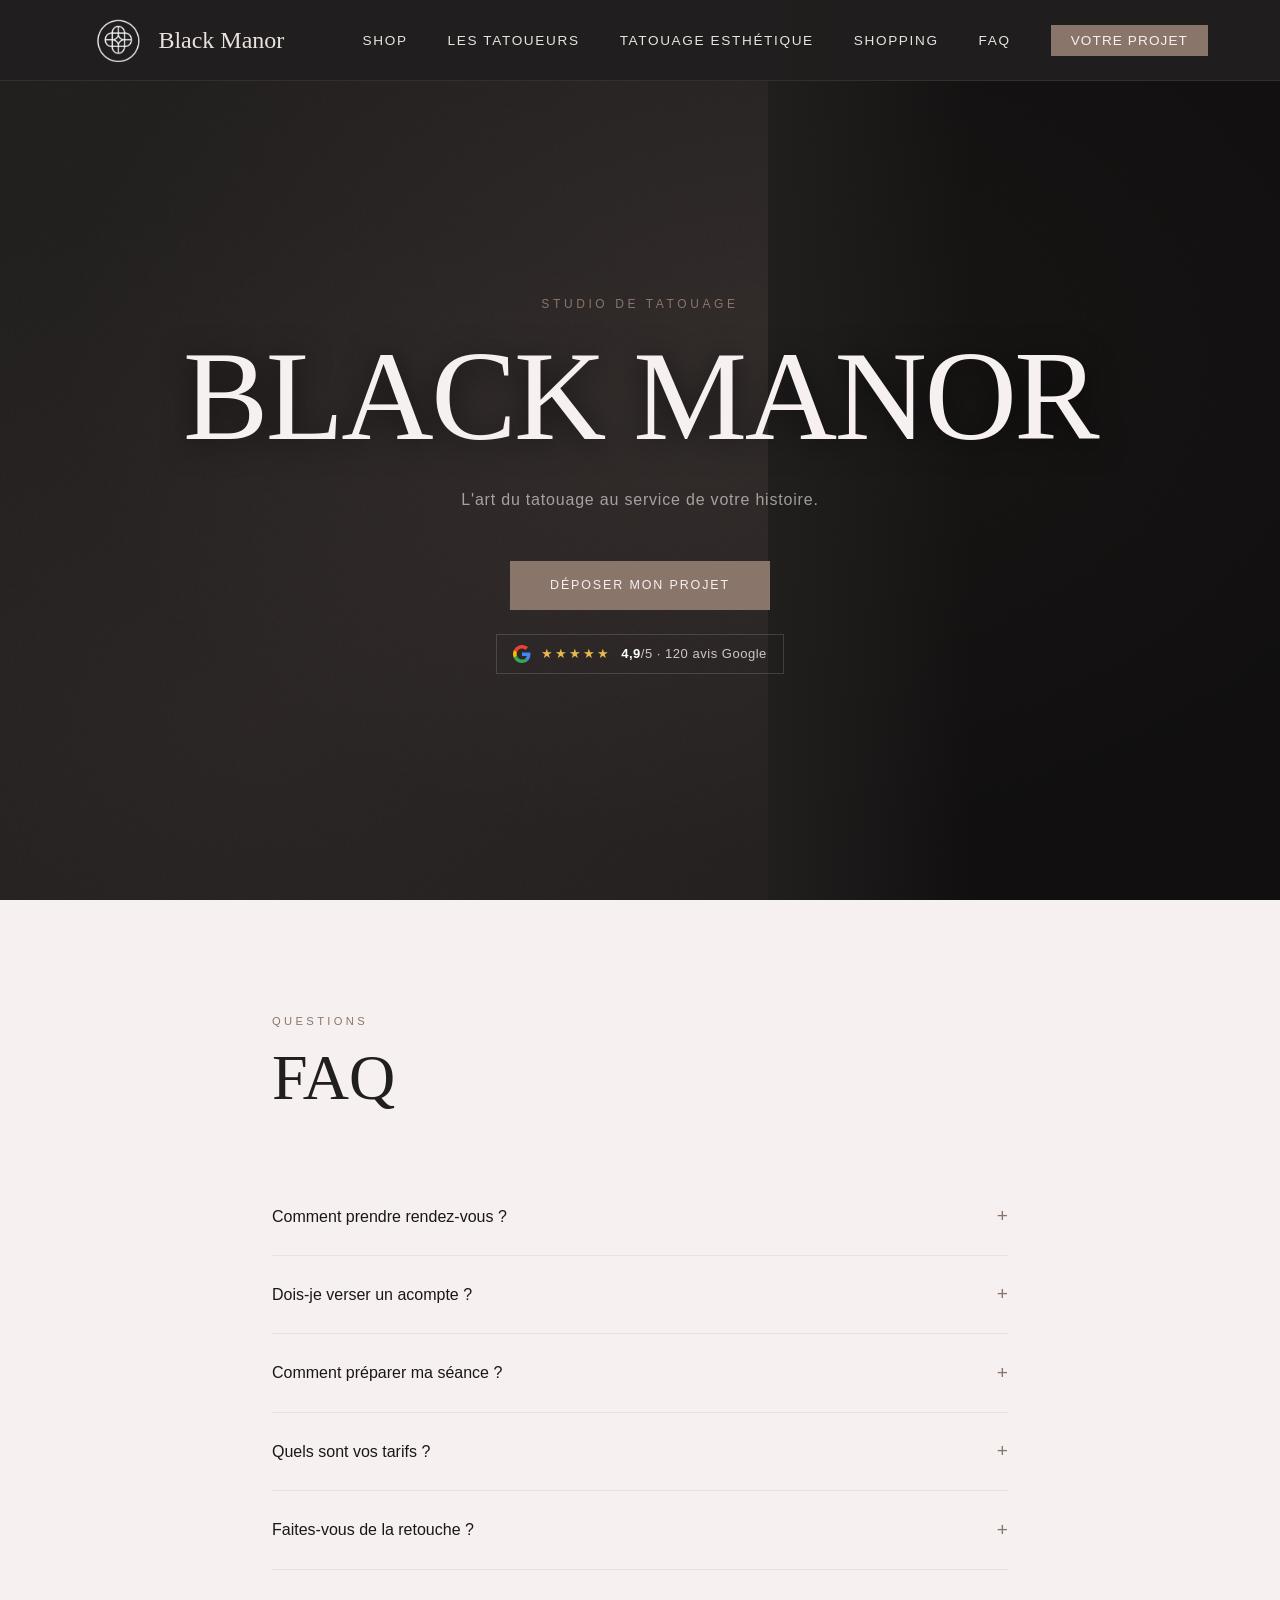
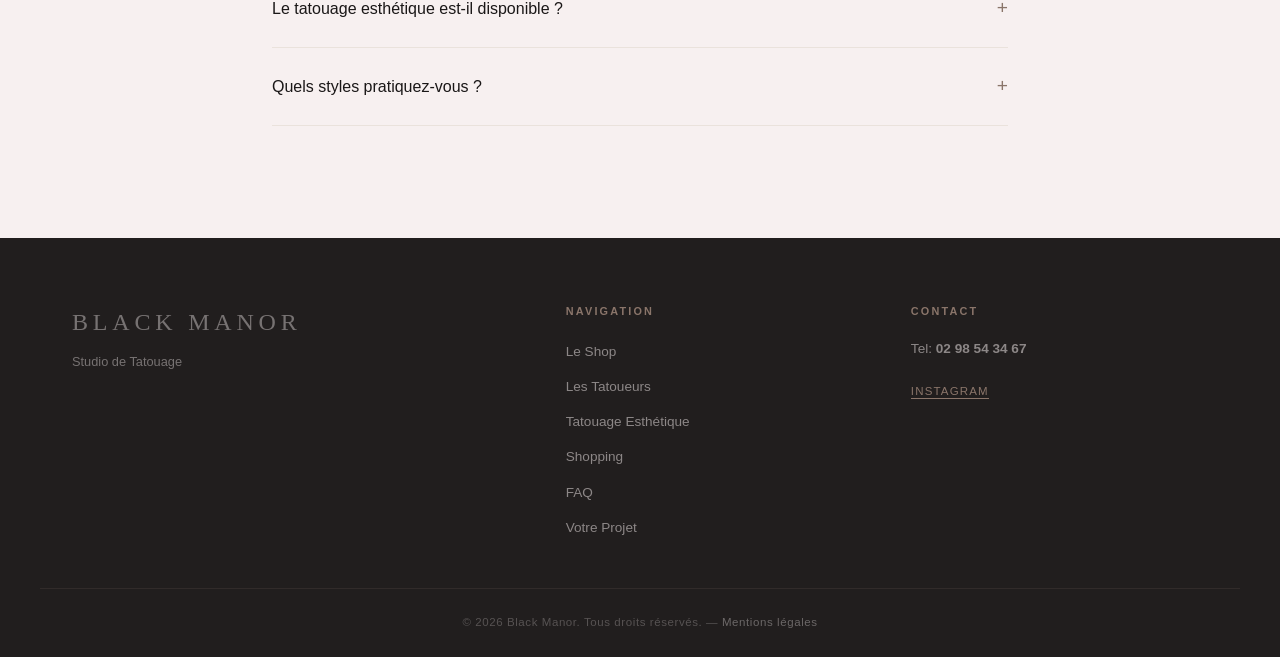
<file: index.html>
<!doctype html>
<html lang="fr">
  <head>
    <meta charset="UTF-8" />
    <meta name="viewport" content="width=device-width, initial-scale=1.0" />
    <title>Black Manor — Studio de Tatouage</title>
    <link rel="stylesheet" href="css/accueil.css" />
    <link rel="stylesheet" href="css/rating_index.css" />
    <link rel="stylesheet" href="css/faq.css" />
  </head>
  <body>
    <!-- NAVIGATION -->
    <header class="site-header">
      <nav class="navbar">
        <a href="#" class="logo">
          <img src="img/logo_tattoo.png" alt="logo" />
          <span>Black Manor</span>
        </a>
        <button class="burger" id="burger" aria-label="Menu">
          <span></span><span></span><span></span>
        </button>
        <ul class="nav-links" id="navLinks">
          <li><a href="pages/shop.html">Shop</a></li>
          <li>
            <a href="pages/artistes.html"
              >Les Tatoueurs <span class="arrow"></span
            ></a>
          </li>
          <li>
            <a href="pages/tats_esthetique.html"
              >Tatouage Esthétique <span class="arrow"></span
            ></a>
          </li>
          <li><a href="pages/shopping.html">Shopping</a></li>
          <li><a href="pages/faq.html">FAQ</a></li>
          <li>
            <a
              href="https://docs.google.com/forms/d/15QUQzQfMN9fujczWWhRgRu3iLxSu_pU35bTiFHL40kU/viewform
"
              class="nav-cta"
              >Votre Projet</a
            >
          </li>
        </ul>
      </nav>
    </header>

    <!-- HERO -->
    <section class="hero">
      <div class="hero-bg"></div>
      <div class="hero-image">
        <img src="/img/img_ex.png" alt="Tatouage Black Manor" />
      </div>
      <div class="hero-content">
        <p class="hero-sub">Studio de Tatouage</p>
        <h1 class="hero-title">BLACK MANOR</h1>
        <p class="hero-tagline">
          L'art du tatouage au service de votre histoire.
        </p>
        <a
          href="https://docs.google.com/forms/d/15QUQzQfMN9fujczWWhRgRu3iLxSu_pU35bTiFHL40kU/viewform"
          class="btn-primary"
          >Déposer mon projet</a
        >

        <div class="google-rating-wrap"></div>
        <!-- NOTE GOOGLE -->
        <a
          href="pages/shop.html"
          class="google-rating"
          aria-label="Note Google : 4,9 sur 5, 120 avis"
        >
          <svg viewBox="0 0 48 48" width="18" height="18" aria-hidden="true">
            <path
              fill="#EA4335"
              d="M24 9.5c3.5 0 6.6 1.2 9.1 3.6l6.8-6.8C35.9 2.4 30.4 0 24 0 14.6 0 6.5 5.4 2.6 13.2l7.9 6.1C12.4 13.6 17.7 9.5 24 9.5z"
            />
            <path
              fill="#4285F4"
              d="M46.5 24.5c0-1.6-.1-3.1-.4-4.5H24v9h12.7c-.6 3-2.3 5.5-4.8 7.2l7.5 5.8c4.4-4.1 7.1-10.1 7.1-17.5z"
            />
            <path
              fill="#FBBC05"
              d="M10.5 28.7c-.5-1.5-.8-3-.8-4.7s.3-3.2.8-4.7l-7.9-6.1C.9 16.5 0 20.1 0 24s.9 7.5 2.6 10.8l7.9-6.1z"
            />
            <path
              fill="#34A853"
              d="M24 48c6.5 0 11.9-2.1 15.9-5.8l-7.5-5.8c-2.1 1.4-4.8 2.3-8.4 2.3-6.3 0-11.6-4.1-13.5-9.8l-7.9 6.1C6.5 42.6 14.6 48 24 48z"
            />
          </svg>
          <span class="stars" aria-hidden="true">★★★★★</span>
          <span class="score"><strong>4,9</strong>/5 · 120 avis Google</span>
        </a>
      </div>
    </section>
    <!-- FAQ -->
    <section class="section" id="faq">
      <div class="container container-narrow">
        <div class="section-header">
          <span class="label">Questions</span>
          <h2>FAQ</h2>
        </div>
        <div class="faq-list">
          <details class="faq-item">
            <summary>Comment prendre rendez-vous ?</summary>
            <p>
              Pour prendre rendez-vous, remplissez notre formulaire projet sur
              le lien "Votre Projet".
            </p>
          </details>

          <details class="faq-item">
            <summary>Dois-je verser un acompte ?</summary>
            <p>
              Oui, un acompte est demandé lors de la confirmation du rendez-vous
              pour sécuriser votre créneau. Cet acompte est déduit du prix total
              de votre tatouage.
            </p>
          </details>

          <details class="faq-item">
            <summary>Comment préparer ma séance ?</summary>
            <p>
              Mangez bien avant votre séance, hydratez-vous, portez des
              vêtements confortables permettant l'accès à la zone à tatouer.
              Évitez l'alcool 24h avant.
            </p>
          </details>

          <details class="faq-item">
            <summary>Quels sont vos tarifs ?</summary>
            <p>
              Les tarifs varient selon la taille, la complexité et l'artiste
              choisi. Contactez-nous via le formulaire projet pour obtenir une
              estimation personnalisée. (Prix Minimum 90e retouche incluse)
            </p>
          </details>

          <details class="faq-item">
            <summary>Faites-vous de la retouche ?</summary>
            <p>
              Oui, une retouche gratuite est incluse dans les 3 mois suivant
              votre séance, sous réserve que les soins post-tatouage aient été
              respectés.
            </p>
          </details>

          <details class="faq-item">
            <summary>Le tatouage esthétique est-il disponible ?</summary>
            <p>
              Nos prestations esthétiques (Candy Lips, Taches de Rousseur,
              Grains de Beauté) seront disponibles prochainement. suivez-nous
              sur Instagram pour être informé(e) en avant-première.
            </p>
          </details>

          <details class="faq-item">
            <summary>Quels styles pratiquez-vous ?</summary>
            <p>
              Nous sommes polyvalent spécialisés en Fine Line, Black Work,
              Japonais, Réalisme,Pop Culture et projets personnalisés. Nos
              artistes sont ouverts à de nombreux styles — partagez-nous votre
              vision dans le formulaire projet.
            </p>
          </details>
        </div>
      </div>
    </section>

    <!-- FOOTER -->
    <footer class="site-footer">
      <div class="container footer-grid">
        <div class="footer-brand">
          <p class="logo-text">BLACK MANOR</p>
          <p>Studio de Tatouage</p>
        </div>
        <div class="footer-links">
          <h4>Navigation</h4>
          <ul>
            <li><a href="pages/shop.html">Le Shop</a></li>
            <li><a href="pages/artistes.html">Les Tatoueurs</a></li>
            <li>
              <a href="pages/tats_esthetique.html">Tatouage Esthétique</a>
            </li>
            <li><a href="pages/shopping.html">Shopping</a></li>
            <li><a href="pages/faq.html">FAQ</a></li>
            <li>
              <a
                href="https://docs.google.com/forms/d/15QUQzQfMN9fujczWWhRgRu3iLxSu_pU35bTiFHL40kU/viewform"
                >Votre Projet</a
              >
            </li>
          </ul>
        </div>
        <div class="footer-contact">
          <h4>Contact</h4>
          <p>
            <a>Tel: <strong>02 98 54 34 67</strong></a>
          </p>
          <div class="social-links">
            <a
              href="https://instagram.com/blackmanorttt"
              target="_blank"
              rel="noopener"
              >Instagram</a
            >
          </div>
        </div>
      </div>
      <div class="footer-bottom">
        <p>
          &copy; 2026 Black Manor. Tous droits réservés. —
          <a href="">Mentions légales</a>
        </p>
      </div>
    </footer>

    <script src="/js/main.js"></script>
  </body>
</html>
</file>
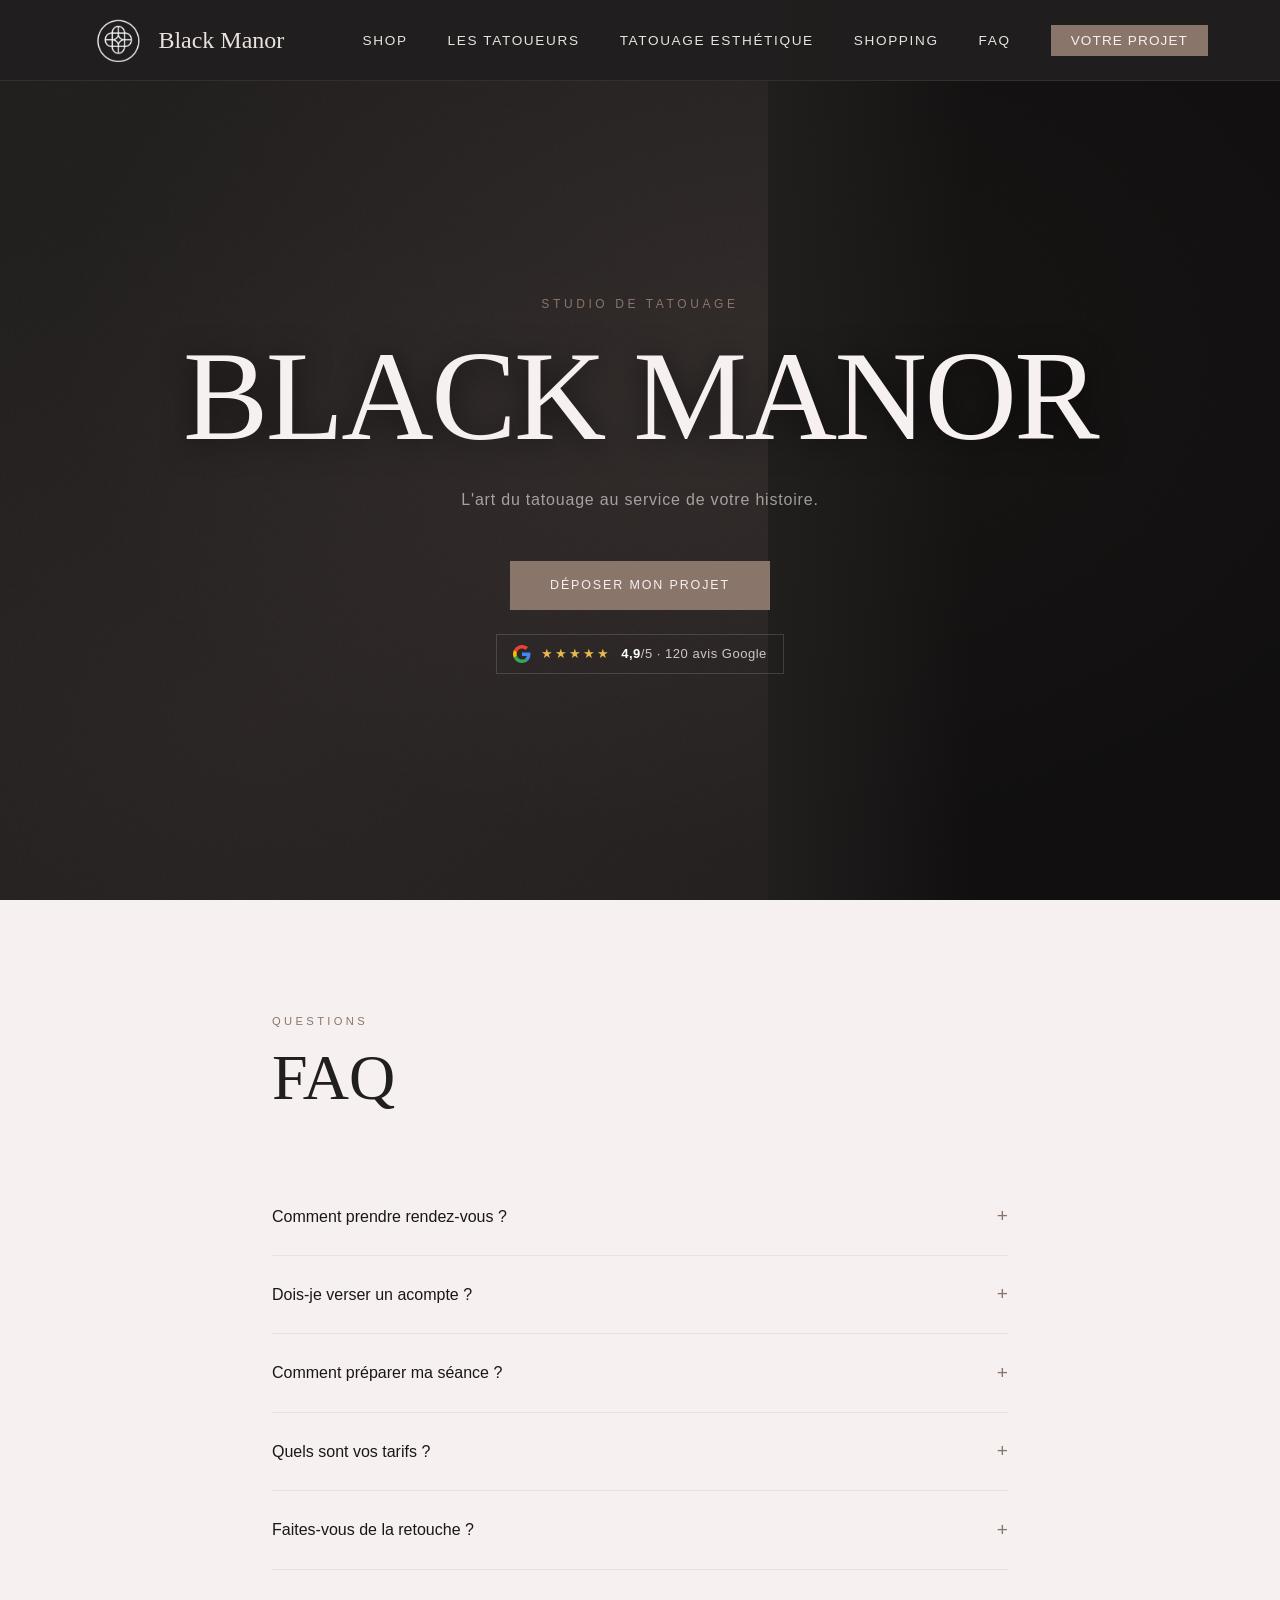
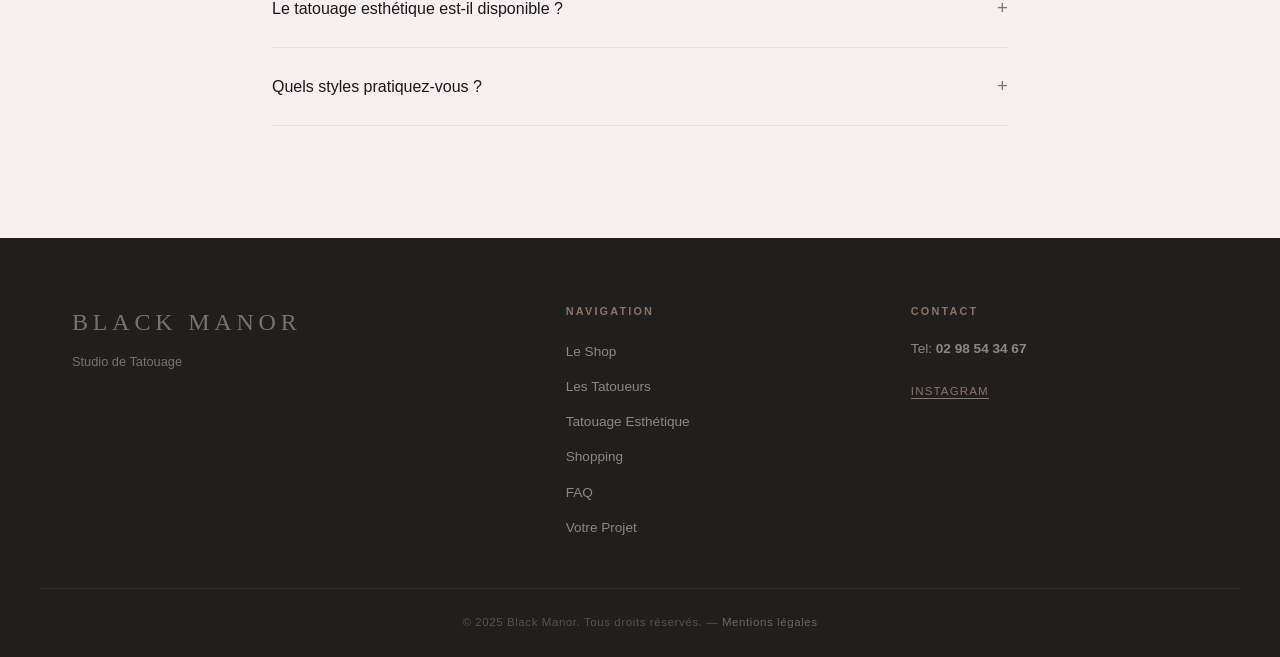
<file: pages/index.html>
<!doctype html>
<html lang="fr">
  <head>
    <meta charset="UTF-8" />
    <meta name="viewport" content="width=device-width, initial-scale=1.0" />
    <title>Black Manor — Studio de Tatouage</title>
    <link rel="stylesheet" href="../css/accueil.css" />
    <link rel="stylesheet" href="../css/rating_index.css" />
    <link rel="stylesheet" href="../css/faq.css" />
  </head>
  <body>
    <!-- NAVIGATION -->
    <header class="site-header">
      <nav class="navbar">
        <a href="#" class="logo">
          <img src="../img/logo_tattoo.png" alt="logo" />
          <span>Black Manor</span>
        </a>
        <button class="burger" id="burger" aria-label="Menu">
          <span></span><span></span><span></span>
        </button>
        <ul class="nav-links" id="navLinks">
          <li><a href="shop.html">Shop</a></li>
          <li>
            <a href="artistes.html"
              >Les Tatoueurs <span class="arrow"></span
            ></a>
          </li>
          <li>
            <a href="tats_esthetique.html"
              >Tatouage Esthétique <span class="arrow"></span
            ></a>
          </li>
          <li><a href="shopping.html">Shopping</a></li>
          <li><a href="faq.html">FAQ</a></li>
          <li>
            <a
              href="https://docs.google.com/forms/d/15QUQzQfMN9fujczWWhRgRu3iLxSu_pU35bTiFHL40kU/viewform
"
              class="nav-cta"
              >Votre Projet</a
            >
          </li>
        </ul>
      </nav>
    </header>

    <!-- HERO -->
    <section class="hero">
      <div class="hero-bg"></div>
      <div class="hero-image">
        <img src="../img/img_ex.png" alt="Tatouage Black Manor" />
      </div>
      <div class="hero-content">
        <p class="hero-sub">Studio de Tatouage</p>
        <h1 class="hero-title">BLACK MANOR</h1>
        <p class="hero-tagline">
          L'art du tatouage au service de votre histoire.
        </p>
        <a
          href="https://docs.google.com/forms/d/15QUQzQfMN9fujczWWhRgRu3iLxSu_pU35bTiFHL40kU/viewform"
          class="btn-primary"
          >Déposer mon projet</a
        >

        <div class="google-rating-wrap"></div>
        <!-- NOTE GOOGLE -->
        <a
          href="shop.html"
          class="google-rating"
          aria-label="Note Google : 4,9 sur 5, 120 avis"
        >
          <svg viewBox="0 0 48 48" width="18" height="18" aria-hidden="true">
            <path
              fill="#EA4335"
              d="M24 9.5c3.5 0 6.6 1.2 9.1 3.6l6.8-6.8C35.9 2.4 30.4 0 24 0 14.6 0 6.5 5.4 2.6 13.2l7.9 6.1C12.4 13.6 17.7 9.5 24 9.5z"
            />
            <path
              fill="#4285F4"
              d="M46.5 24.5c0-1.6-.1-3.1-.4-4.5H24v9h12.7c-.6 3-2.3 5.5-4.8 7.2l7.5 5.8c4.4-4.1 7.1-10.1 7.1-17.5z"
            />
            <path
              fill="#FBBC05"
              d="M10.5 28.7c-.5-1.5-.8-3-.8-4.7s.3-3.2.8-4.7l-7.9-6.1C.9 16.5 0 20.1 0 24s.9 7.5 2.6 10.8l7.9-6.1z"
            />
            <path
              fill="#34A853"
              d="M24 48c6.5 0 11.9-2.1 15.9-5.8l-7.5-5.8c-2.1 1.4-4.8 2.3-8.4 2.3-6.3 0-11.6-4.1-13.5-9.8l-7.9 6.1C6.5 42.6 14.6 48 24 48z"
            />
          </svg>
          <span class="stars" aria-hidden="true">★★★★★</span>
          <span class="score"><strong>4,9</strong>/5 · 120 avis Google</span>
        </a>
      </div>
    </section>
    <!-- FAQ -->
    <section class="section" id="faq">
      <div class="container container-narrow">
        <div class="section-header">
          <span class="label">Questions</span>
          <h2>FAQ</h2>
        </div>
        <div class="faq-list">
          <details class="faq-item">
            <summary>Comment prendre rendez-vous ?</summary>
            <p>
              Pour prendre rendez-vous, remplissez notre formulaire projet sur
              le lien "Votre Projet".
            </p>
          </details>

          <details class="faq-item">
            <summary>Dois-je verser un acompte ?</summary>
            <p>
              Oui, un acompte est demandé lors de la confirmation du rendez-vous
              pour sécuriser votre créneau. Cet acompte est déduit du prix total
              de votre tatouage.
            </p>
          </details>

          <details class="faq-item">
            <summary>Comment préparer ma séance ?</summary>
            <p>
              Mangez bien avant votre séance, hydratez-vous, portez des
              vêtements confortables permettant l'accès à la zone à tatouer.
              Évitez l'alcool 24h avant.
            </p>
          </details>

          <details class="faq-item">
            <summary>Quels sont vos tarifs ?</summary>
            <p>
              Les tarifs varient selon la taille, la complexité et l'artiste
              choisi. Contactez-nous via le formulaire projet pour obtenir une
              estimation personnalisée. (Prix Minimum 90e retouche incluse)
            </p>
          </details>

          <details class="faq-item">
            <summary>Faites-vous de la retouche ?</summary>
            <p>
              Oui, une retouche gratuite est incluse dans les 3 mois suivant
              votre séance, sous réserve que les soins post-tatouage aient été
              respectés.
            </p>
          </details>

          <details class="faq-item">
            <summary>Le tatouage esthétique est-il disponible ?</summary>
            <p>
              Nos prestations esthétiques (Candy Lips, Taches de Rousseur,
              Grains de Beauté) seront disponibles prochainement. suivez-nous
              sur Instagram pour être informé(e) en avant-première.
            </p>
          </details>

          <details class="faq-item">
            <summary>Quels styles pratiquez-vous ?</summary>
            <p>
              Nous sommes polyvalent spécialisés en Fine Line, Black Work,
              Japonais, Réalisme,Pop Culture et projets personnalisés. Nos
              artistes sont ouverts à de nombreux styles — partagez-nous votre
              vision dans le formulaire projet.
            </p>
          </details>
        </div>
      </div>
    </section>

    <!-- FOOTER -->
    <footer class="site-footer">
      <div class="container footer-grid">
        <div class="footer-brand">
          <p class="logo-text">BLACK MANOR</p>
          <p>Studio de Tatouage</p>
        </div>
        <div class="footer-links">
          <h4>Navigation</h4>
          <ul>
            <li><a href="shop.html">Le Shop</a></li>
            <li><a href="artistes.html">Les Tatoueurs</a></li>
            <li><a href="#esthetique">Tatouage Esthétique</a></li>
            <li><a href="#shopping">Shopping</a></li>
            <li><a href="#faq">FAQ</a></li>
            <li>
              <a
                href="https://docs.google.com/forms/d/15QUQzQfMN9fujczWWhRgRu3iLxSu_pU35bTiFHL40kU/viewform"
                >Votre Projet</a
              >
            </li>
          </ul>
        </div>
        <div class="footer-contact">
          <h4>Contact</h4>
          <p>
            <a>Tel: <strong>02 98 54 34 67</strong></a>
          </p>
          <div class="social-links">
            <a
              href="https://instagram.com/blackmanorttt"
              target="_blank"
              rel="noopener"
              >Instagram</a
            >
          </div>
        </div>
      </div>
      <div class="footer-bottom">
        <p>
          &copy; 2025 Black Manor. Tous droits réservés. —
          <a href="">Mentions légales</a>
        </p>
      </div>
    </footer>

    <script src="../js/main.js"></script>
  </body>
</html>
</file>
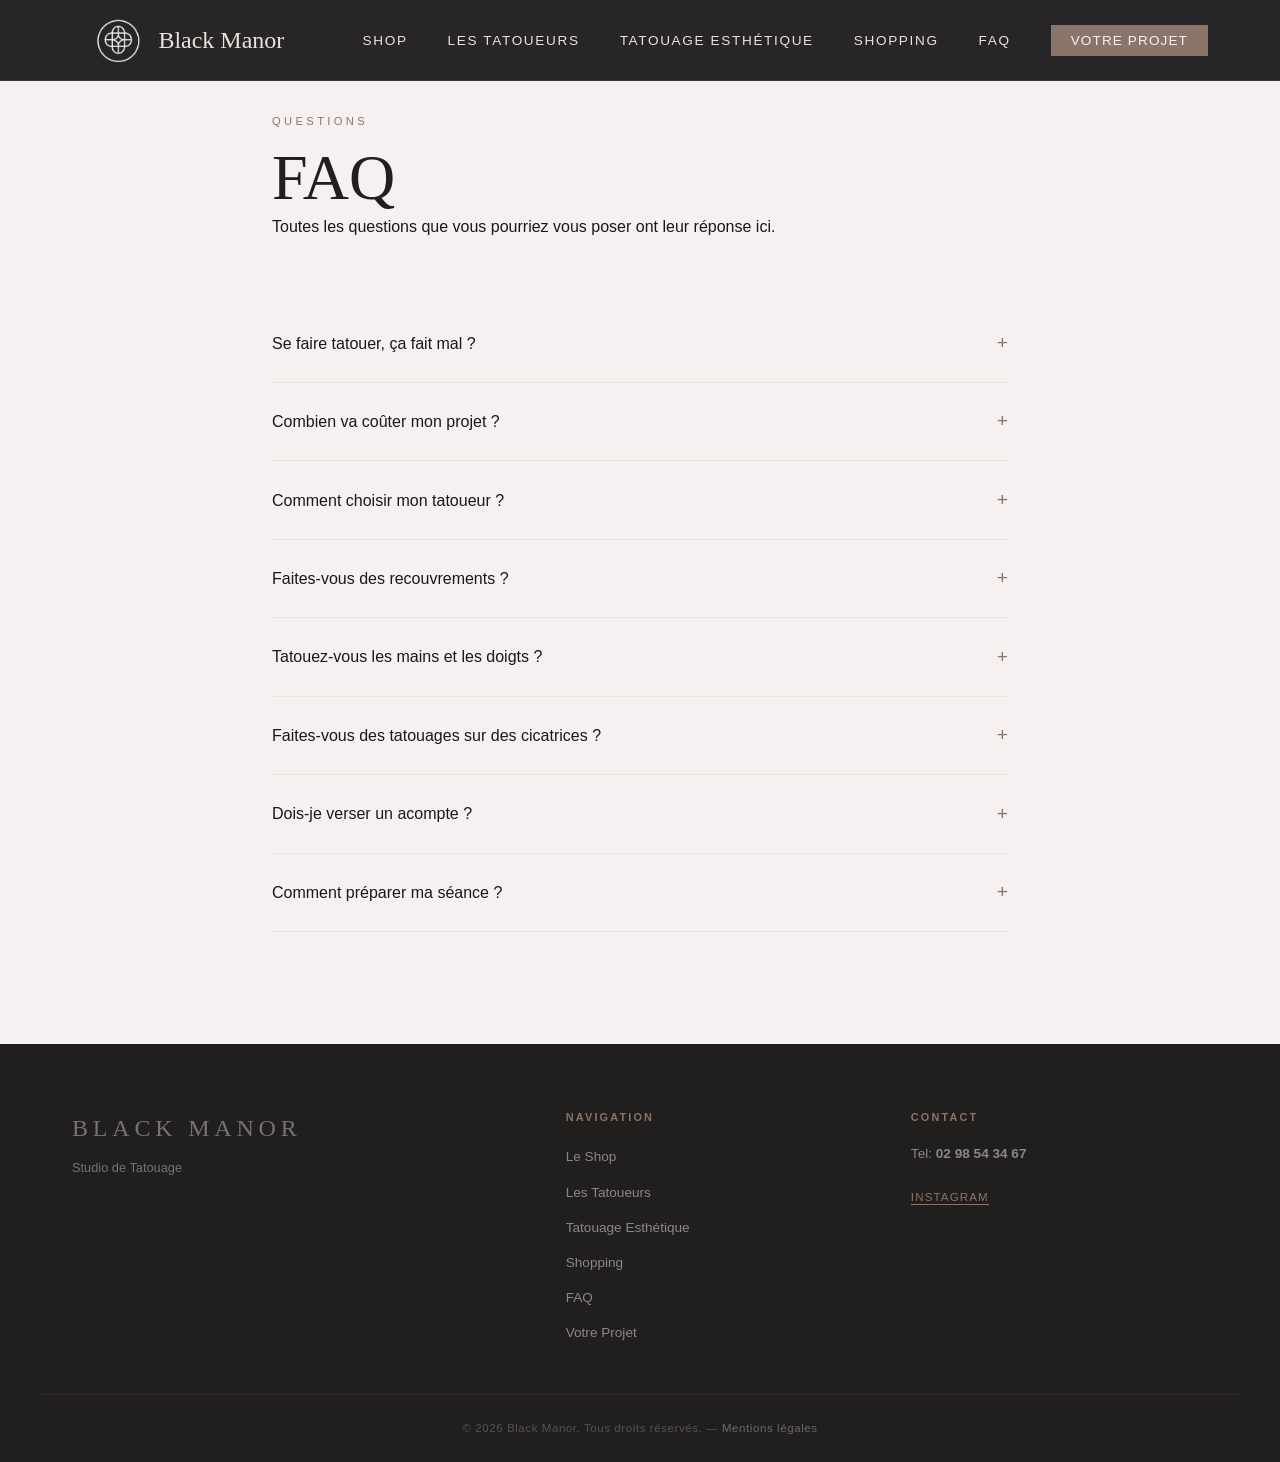
<file: pages/faq.html>
<!doctype html>
<html lang="en">
  <head>
    <meta charset="UTF-8" />
    <meta name="viewport" content="width=device-width, initial-scale=1.0" />
    <title>Shop</title>
    <link rel="stylesheet" href="../css/accueil.css" />
    <link rel="stylesheet" href="../css/faq.css" />
  </head>
  <body>
    <!-- NAVIGATION -->
    <header class="site-header">
      <nav class="navbar">
        <a href="../index.html" class="logo">
          <img src="../img/logo_tattoo.png" alt="logo" />
          <span>Black Manor</span>
        </a>
        <button class="burger" id="burger" aria-label="Menu">
          <span></span><span></span><span></span>
        </button>
        <ul class="nav-links" id="navLinks">
          <li><a href="shop.html">Shop</a></li>
         <li>
            <a href="artistes.html"
              >Les Tatoueurs <span class="arrow"></span
            ></a>
          </li>
          <li>
            <a href="tats_esthetique.html"
              >Tatouage Esthétique <span class="arrow"></span
            ></a>
          </li>
            
          </li>
          <li><a href="shopping.html">Shopping</a></li>
          <li><a href="faq.html">FAQ</a></li>
          <li><a href="https://docs.google.com/forms/d/15QUQzQfMN9fujczWWhRgRu3iLxSu_pU35bTiFHL40kU/viewform" class="nav-cta">Votre Projet</a></li>
        </ul>
      </nav>
    </header>
    <!-- FAQ -->
    <section class="section" id="faq">
      <div class="container container-narrow">
        <div class="section-header">
          <span class="label">Questions</span>
          <h2>FAQ</h2>
          <p>
            Toutes les questions que vous pourriez vous poser ont leur réponse
            ici.
          </p>
        </div>

        <div class="faq-list">
          <details class="faq-item">
            <summary>Se faire tatouer, ça fait mal ?</summary>
            <p>
              Oui… et non. Tout dépend de la zone tatouée et de votre
              sensibilité. Certaines zones sont plus douloureuses que d’autres,
              mais nos artistes font toujours le maximum pour que la séance se
              déroule dans les meilleures conditions.
            </p>
          </details>

          <details class="faq-item">
            <summary>Combien va coûter mon projet ?</summary>
            <p>
              Les tarifs varient selon la taille, la complexité et l'artiste
              choisi. Contactez-nous via le formulaire projet pour obtenir une
              estimation personnalisée. (Prix Minimum 90e retouche incluse)
            </p>
          </details>

          <details class="faq-item">
            <summary>Comment choisir mon tatoueur ?</summary>
            <p>
              Chaque artiste possède son propre univers et ses spécialités.
              Prenez le temps de découvrir leurs portfolios afin de choisir
              celui dont le style correspond le mieux à votre projet.
            </p>
          </details>

          <details class="faq-item">
            <summary>Faites-vous des recouvrements ?</summary>
            <p>
              Oui, nous réalisons des cover tattoos selon le tatouage existant
              et le projet souhaité. Une étude sera réalisée par l’artiste afin
              de vérifier la faisabilité du recouvrement.
            </p>
          </details>

          <details class="faq-item">
            <summary>Tatouez-vous les mains et les doigts ?</summary>
            <p>
              Oui, mais uniquement selon certains critères. Les tatouages sur
              les mains et les doigts vieillissent différemment et nécessitent
              parfois des retouches.
            </p>
          </details>

          <details class="faq-item">
            <summary>Faites-vous des tatouages sur des cicatrices ?</summary>
            <p>
              Dans certains cas, oui. La cicatrice doit être correctement
              cicatrisée et examinée par l’artiste avant toute validation du
              projet.
            </p>
          </details>

          <details class="faq-item">
            <summary>Dois-je verser un acompte ?</summary>
            <p>
              Oui, un acompte est demandé lors de la confirmation du rendez-vous
              pour sécuriser votre créneau. Cet acompte est déduit du prix total
              de votre tatouage.
            </p>
          </details>

          <details class="faq-item">
            <summary>Comment préparer ma séance ?</summary>
            <p>
              Mangez bien avant votre séance, hydratez-vous, portez des vêtements confortables permettant l'accès à la zone à tatouer. Évitez l'alcool 24h avant.
            </p>
          </details>
        </div>
      </div>
    </section>
    <!-- FOOTER -->
    <footer class="site-footer">
      <div class="container footer-grid">
        <div class="footer-brand">
          <p class="logo-text">BLACK MANOR</p>
          <p>Studio de Tatouage</p>
        </div>
        <div class="footer-links">
          <h4>Navigation</h4>
          <ul>
            <li><a href="pages/shop.html">Le Shop</a></li>
            <li><a href="pages/artistes.html">Les Tatoueurs</a></li>
            <li>
              <a href="pages/tats_esthetique.html">Tatouage Esthétique</a>
            </li>
            <li><a href="pages/shopping.html">Shopping</a></li>
            <li><a href="pages/faq.html">FAQ</a></li>
            <li>
              <a
                href="https://docs.google.com/forms/d/15QUQzQfMN9fujczWWhRgRu3iLxSu_pU35bTiFHL40kU/viewform"
                >Votre Projet</a
              >
            </li>
          </ul>
        </div>
        <div class="footer-contact">
          <h4>Contact</h4>
          <p>
            <a>Tel: <strong>02 98 54 34 67</strong></a>
          </p>
          <div class="social-links">
            <a
              href="https://instagram.com/blackmanorttt"
              target="_blank"
              rel="noopener"
              >Instagram</a
            >
          </div>
        </div>
      </div>
      <div class="footer-bottom">
        <p>
          &copy; 2026 Black Manor. Tous droits réservés. —
          <a href="">Mentions légales</a>
        </p>
      </div>
    </footer>
       <script src="../js/main.js"></script>
  </body>
</html>
</file>
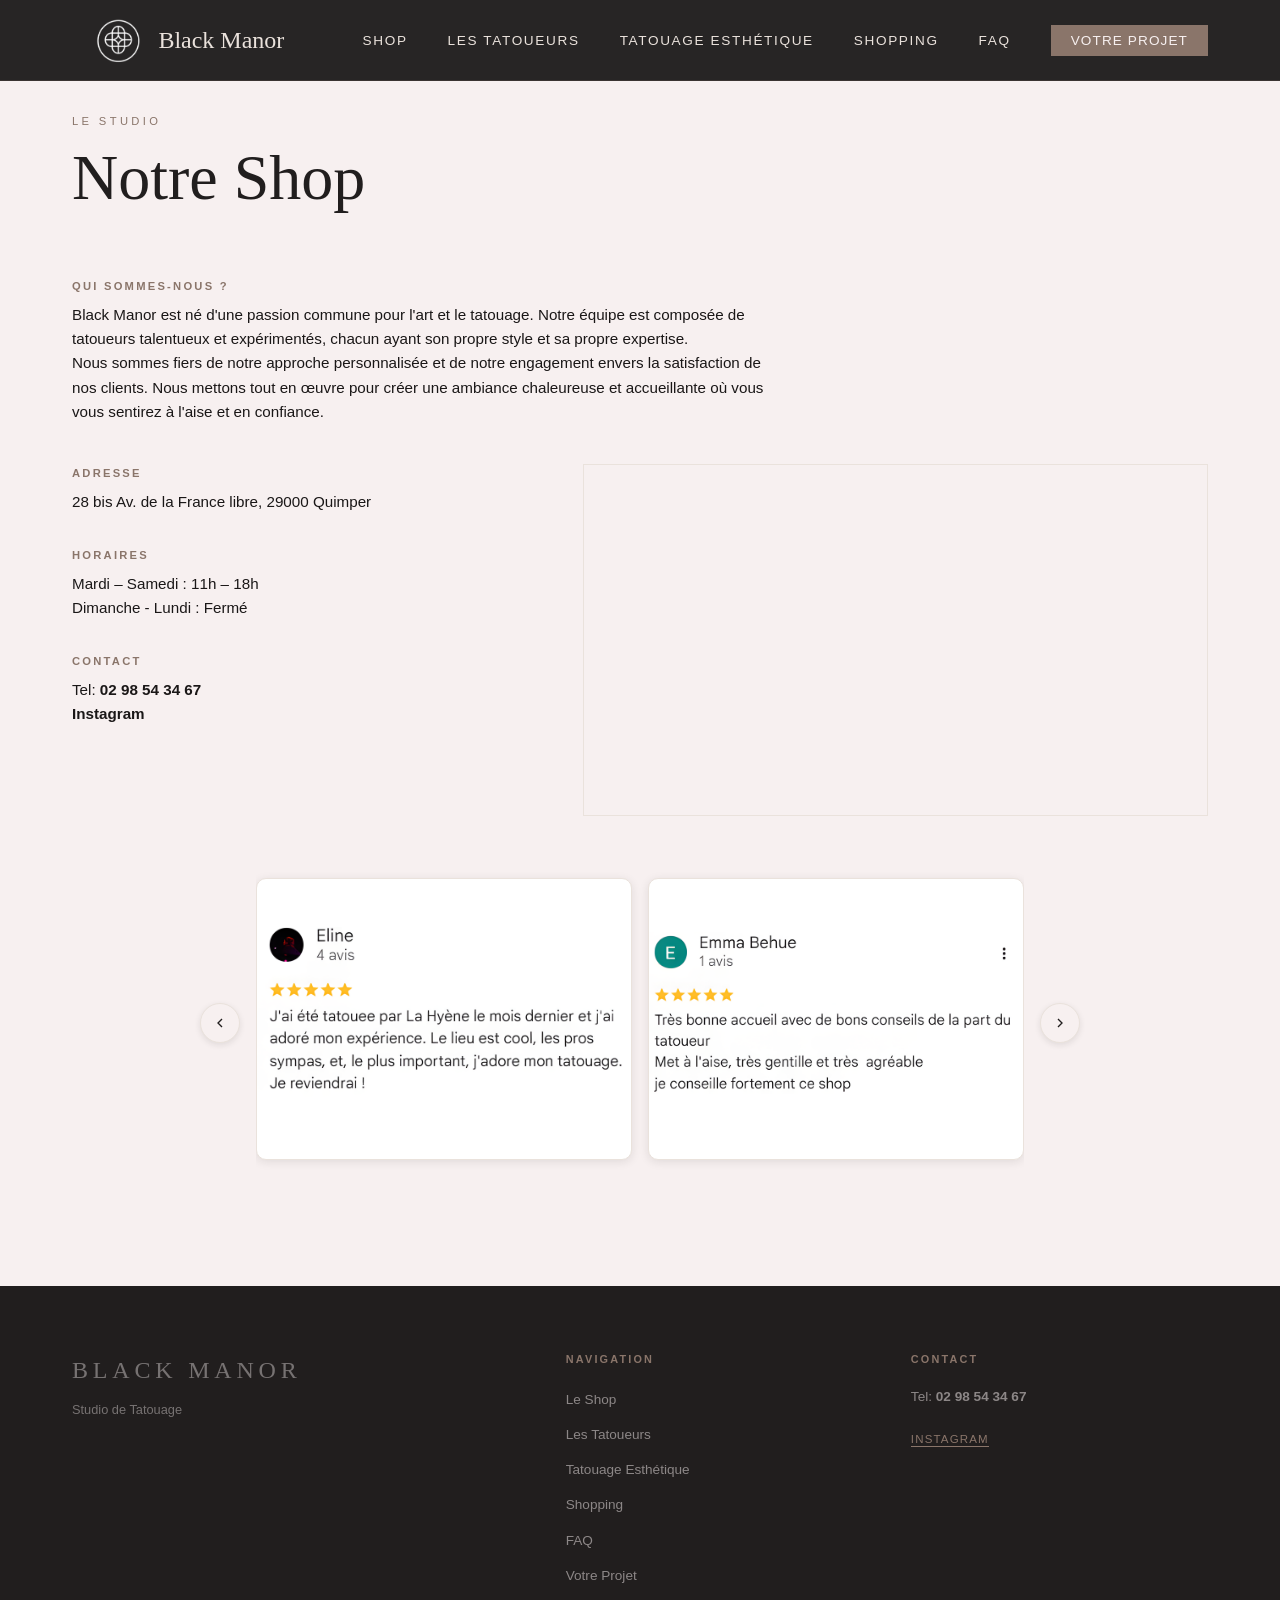
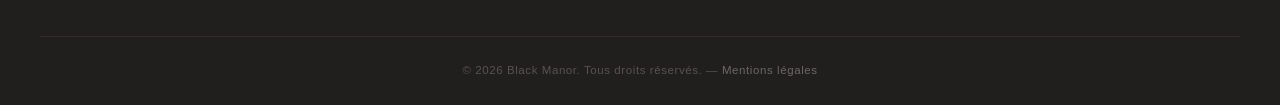
<file: pages/shop.html>
<!doctype html>
<html lang="en">
  <head>
    <meta charset="UTF-8" />
    <meta name="viewport" content="width=device-width, initial-scale=1.0" />
    <title>Shop</title>
    <link rel="stylesheet" href="../css/accueil.css" />
    <link rel="stylesheet" href="../css/shop.css" />
    

  </head>
  <body>
    <!-- NAVIGATION -->
    <header class="site-header">
      <nav class="navbar">
        <a href="../index.html" class="logo">
          <img src="../img/logo_tattoo.png" alt="logo" />
          <span>Black Manor</span>
        </a>
        <button class="burger" id="burger" aria-label="Menu">
          <span></span><span></span><span></span>
        </button>
        <ul class="nav-links" id="navLinks">
          <li><a href="shop.html">Shop</a></li>
         <li>
            <a href="artistes.html"
              >Les Tatoueurs <span class="arrow"></span
            ></a>
          </li>
          <li>
            <a href="tats_esthetique.html"
              >Tatouage Esthétique <span class="arrow"></span
            ></a>
          </li>
          </li>
          <li><a href="shopping.html">Shopping</a></li>
          <li><a href="faq.html">FAQ</a></li>
          <li><a href="https://docs.google.com/forms/d/15QUQzQfMN9fujczWWhRgRu3iLxSu_pU35bTiFHL40kU/viewform" class="nav-cta">Votre Projet</a></li>
        </ul>
      </nav>
    </header>
    <!-- SHOP -->
    <section class="section" id="shop">
      <div class="container">
        <div class="section-header">
          <span class="label">Le Studio</span>
          <h2>Notre Shop</h2>
        </div>
        <div class="info-block about">
          <h3>Qui sommes-nous ?</h3>
          <p>
            Black Manor est né d'une passion commune pour l'art et le tatouage.
            Notre équipe est composée de tatoueurs talentueux et expérimentés,
            chacun ayant son propre style et sa propre expertise.
          </p>

          <p>
            Nous sommes fiers de notre approche personnalisée et de notre
            engagement envers la satisfaction de nos clients. Nous mettons tout
            en œuvre pour créer une ambiance chaleureuse et accueillante où vous
            vous sentirez à l'aise et en confiance.
          </p>
        </div>
        <div class="shop-grid">
          <div class="shop-info">
            <div class="info-block">
              <h3>Adresse</h3>
              <p>28 bis Av. de la France libre, 29000 Quimper</p>
            </div>
            <div class="info-block">
              <h3>Horaires</h3>
              <p>Mardi – Samedi : 11h – 18h<br />Dimanche - Lundi : Fermé</p>
            </div>
            <div class="info-block">
              <h3>Contact</h3>
              <p>
                <a >Tel: <strong>02 98 54 34 67</strong></a>
                <p><a
              href="https://instagram.com/blackmanorttt"
              target="_blank"
              rel="noopener"
              ><strong>Instagram</strong></a
            ></p>
                
              </p>
            </div>
          </div>
          <div class="shop-map">
            <!-- Remplacer src par l'URL Google Maps embed du studio -->
            <iframe
              src="https://www.google.com/maps/embed?pb=!1m18!1m12!1m3!1d2645.271145089521!2d-4.100636723150526!3d48.00330347118216!2m3!1f0!2f0!3f0!3m2!1i1024!2i768!4f13.1!3m3!1m2!1s0x4810d562fccbe467%3A0x6653aa021a35fec4!2sBLACK%20MANOR%20TATTOO!5e0!3m2!1sfr!2sfr!4v1778750000000!5m2!1sfr!2sfr"
              width="100%"
              height="350"
              style="border: 0"
              allowfullscreen=""
              loading="lazy"
              referrerpolicy="no-referrer-when-downgrade"
              title="Localisation Black Manor"
            ></iframe>
          </div>
        </div>
      </div>
<div class="reviews-carousel">
  <button class="review-arrow prev" aria-label="Avis précédent">
    <svg viewBox="0 0 24 24" fill="none" stroke="#1a1a1a" stroke-width="2"><polyline points="15 18 9 12 15 6"></polyline></svg>
  </button>

  <div class="review-track">
    <img src="../img/avis/avis1.png" alt="Avis Google client 1" class="review-img">
    <img src="../img/avis/avis2.png" alt="Avis Google client 2" class="review-img">
    <img src="../img/avis/avis3.png" alt="Avis Google client 3" class="review-img">
    <img src="../img/avis/avis4.png" alt="Avis Google client 4" class="review-img">
    <img src="../img/avis/avis5.png" alt="Avis Google client 5" class="review-img">
  </div>

  <button class="review-arrow next" aria-label="Avis suivant">
    <svg viewBox="0 0 24 24" fill="none" stroke="#1a1a1a" stroke-width="2"><polyline points="9 18 15 12 9 6"></polyline></svg>
  </button>
</div>
</div>
    </section>
    <!-- FOOTER -->
    <footer class="site-footer">
      <div class="container footer-grid">
        <div class="footer-brand">
          <p class="logo-text">BLACK MANOR</p>
          <p>Studio de Tatouage</p>
        </div>
        <div class="footer-links">
          <h4>Navigation</h4>
          <ul>
            <li><a href="pages/shop.html">Le Shop</a></li>
            <li><a href="pages/artistes.html">Les Tatoueurs</a></li>
            <li>
              <a href="pages/tats_esthetique.html">Tatouage Esthétique</a>
            </li>
            <li><a href="pages/shopping.html">Shopping</a></li>
            <li><a href="pages/faq.html">FAQ</a></li>
            <li>
              <a
                href="https://docs.google.com/forms/d/15QUQzQfMN9fujczWWhRgRu3iLxSu_pU35bTiFHL40kU/viewform"
                >Votre Projet</a
              >
            </li>
          </ul>
        </div>
        <div class="footer-contact">
          <h4>Contact</h4>
          <p>
            <a>Tel: <strong>02 98 54 34 67</strong></a>
          </p>
          <div class="social-links">
            <a
              href="https://instagram.com/blackmanorttt"
              target="_blank"
              rel="noopener"
              >Instagram</a
            >
          </div>
        </div>
      </div>
      <div class="footer-bottom">
        <p>
          &copy; 2026 Black Manor. Tous droits réservés. —
          <a href="">Mentions légales</a>
        </p>
      </div>
    </footer>
       <script src="../js/main.js"></script>
  </body>
</html>
</file>
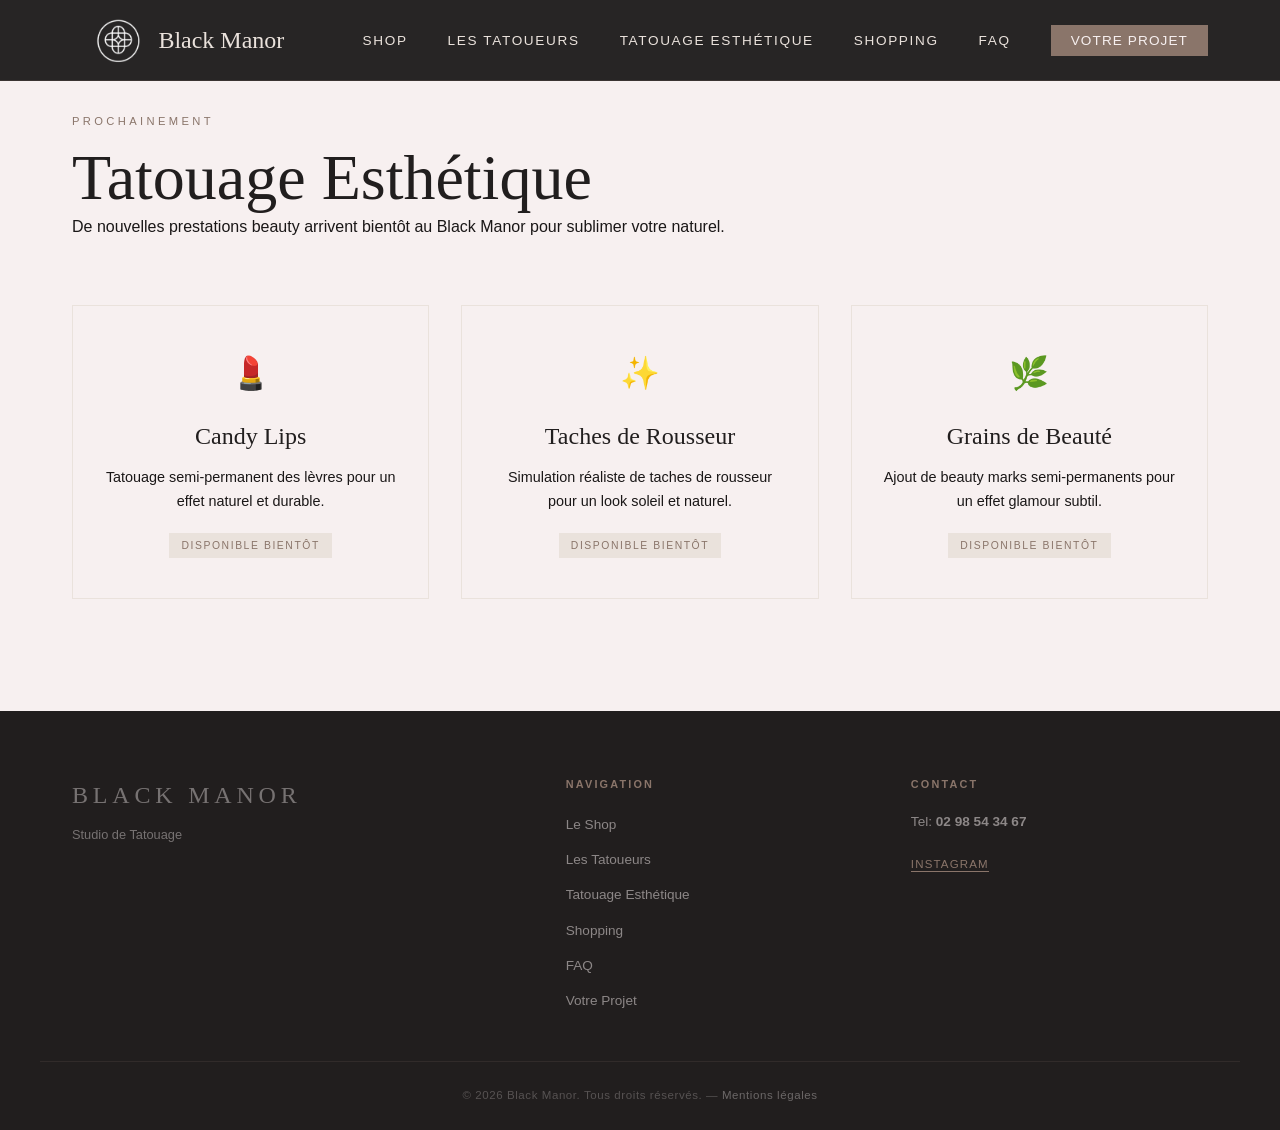
<file: pages/tats_esthetique.html>
<!doctype html>
<html lang="en">
  <head>
    <meta charset="UTF-8" />
    <meta name="viewport" content="width=device-width, initial-scale=1.0" />
    <title>Shop</title>
    <link rel="stylesheet" href="../css/accueil.css" />
    <link rel="stylesheet" href="../css/tats_esthetique.css" />
  </head>
  <body>
    <!-- NAVIGATION -->
    <header class="site-header">
      <nav class="navbar">
        <a href="../index.html" class="logo">
          <img src="../img/logo_tattoo.png" alt="logo" />
          <span>Black Manor</span>
        </a>
        <button class="burger" id="burger" aria-label="Menu">
          <span></span><span></span><span></span>
        </button>
        <ul class="nav-links" id="navLinks">
          <li><a href="shop.html">Shop</a></li>
          <li>
            <a href="artistes.html"
              >Les Tatoueurs <span class="arrow"></span
            ></a>
          </li>
          <li>
            <a href="tats_esthetique.html"
              >Tatouage Esthétique <span class="arrow"></span
            ></a>
          </li>
          <li><a href="shopping.html">Shopping</a></li>
          <li><a href="faq.html">FAQ</a></li>
          <li>
            <a
              href="https://docs.google.com/forms/d/15QUQzQfMN9fujczWWhRgRu3iLxSu_pU35bTiFHL40kU/viewform"
              class="nav-cta"
              >Votre Projet</a
            >
          </li>
        </ul>
      </nav>
    </header>
    <!-- TATOUAGE ESTHÉTIQUE -->
    <section class="section" id="esthetique">
      <div class="container">
        <div class="section-header">
          <span class="label">Prochainement</span>
          <h2>Tatouage Esthétique</h2>
          <p class="section-intro">
            De nouvelles prestations beauty arrivent bientôt au Black Manor pour
            sublimer votre naturel.
          </p>
        </div>
        <div class="services-grid">
          <div class="service-card coming-soon">
            <div class="service-icon">💄</div>
            <h3>Candy Lips</h3>
            <p>
              Tatouage semi-permanent des lèvres pour un effet naturel et
              durable.
            </p>
            <span class="badge-soon">Disponible bientôt</span>
          </div>
          <div class="service-card coming-soon">
            <div class="service-icon">✨</div>
            <h3>Taches de Rousseur</h3>
            <p>
              Simulation réaliste de taches de rousseur pour un look soleil et
              naturel.
            </p>
            <span class="badge-soon">Disponible bientôt</span>
          </div>
          <div class="service-card coming-soon">
            <div class="service-icon">🌿</div>
            <h3>Grains de Beauté</h3>
            <p>
              Ajout de beauty marks semi-permanents pour un effet glamour
              subtil.
            </p>
            <span class="badge-soon">Disponible bientôt</span>
          </div>
        </div>
      </div>
    </section>
    <!-- FOOTER -->
    <footer class="site-footer">
      <div class="container footer-grid">
        <div class="footer-brand">
          <p class="logo-text">BLACK MANOR</p>
          <p>Studio de Tatouage</p>
        </div>
        <div class="footer-links">
          <h4>Navigation</h4>
          <ul>
            <li><a href="pages/shop.html">Le Shop</a></li>
            <li><a href="pages/artistes.html">Les Tatoueurs</a></li>
            <li>
              <a href="pages/tats_esthetique.html">Tatouage Esthétique</a>
            </li>
            <li><a href="pages/shopping.html">Shopping</a></li>
            <li><a href="pages/faq.html">FAQ</a></li>
            <li>
              <a
                href="https://docs.google.com/forms/d/15QUQzQfMN9fujczWWhRgRu3iLxSu_pU35bTiFHL40kU/viewform"
                >Votre Projet</a
              >
            </li>
          </ul>
        </div>
        <div class="footer-contact">
          <h4>Contact</h4>
          <p>
            <a>Tel: <strong>02 98 54 34 67</strong></a>
          </p>
          <div class="social-links">
            <a
              href="https://instagram.com/blackmanorttt"
              target="_blank"
              rel="noopener"
              >Instagram</a
            >
          </div>
        </div>
      </div>
      <div class="footer-bottom">
        <p>
          &copy; 2026 Black Manor. Tous droits réservés. —
          <a href="">Mentions légales</a>
        </p>
      </div>
    </footer>
    <script src="../js/main.js"></script>
  </body>
</html>
</file>
<file: css/accueil.css>
/* ================================================
   BLACK MANOR — Style Principal
   Palette: #211E1E · #382F2E · #8A756A · #F7F0F0
   ================================================ */

:root {
  --shadow-grey: #211e1e;
  --deep-mocha: #382f2e;
  --taupe: #8a756a;
  --snow: #f7f0f0;
  --snow-muted: #eae2dc;
  --text-dark: #1a1717;

  --font-display: "Cormorant Garamond", Georgia, serif;
  --font-body: "Jost", sans-serif;

  --transition: 0.3s ease;
  --max-width: 1200px;
}

*,
*::before,
*::after {
  box-sizing: border-box;
  margin: 0;
  padding: 0;
}

html {
  scroll-behavior: smooth;
}

body {
  font-family: var(--font-body);
  font-size: 16px;
  line-height: 1.7;
  color: var(--text-dark);
  background: var(--snow);
}

a {
  color: inherit;
  text-decoration: none;
  transition: opacity var(--transition);
}
a:hover {
  opacity: 0.7;
}
p strong,
a strong {
  font-weight: 700 !important;
}

/* ── LOGO ── */
.logo {
  font-family: var(--font-display);
  font-size: 1.5rem;
  display: flex;
  align-items: center;
  gap: 10px;
  color: var(--snow-muted);
  margin-left: 1rem;
}
.logo img {
  height: 60px;
  width: auto;
  display: block;
}

/* ── UTILITIES ── */
.container {
  max-width: var(--max-width);
  margin: 0 auto;
  padding: 0 2rem;
}
.container-narrow {
  max-width: 800px;
}

/* ── HEADER & NAV ── */
.site-header {
  position: fixed;
  top: 0;
  left: 0;
  right: 0;
  z-index: 100;
  background: rgba(33, 30, 30, 0.97);
  backdrop-filter: blur(12px);
  border-bottom: 1px solid rgba(138, 117, 106, 0.2);
}

.navbar {
  max-width: var(--max-width);
  margin: 0 auto;
  padding: 0 2rem;
  height: 80px;
  display: flex;
  align-items: center;
  justify-content: space-between;
}

.nav-links {
  list-style: none;
  display: flex;
  align-items: center;
  gap: 2.5rem;
}
.nav-links a {
  font-size: 0.85rem;
  letter-spacing: 0.12em;
  text-transform: uppercase;
  color: var(--snow-muted);
  font-weight: 300;
  transition: color var(--transition);
}
.nav-links a:hover {
  color: var(--snow);
  opacity: 1;
}

.nav-cta {
  background: var(--taupe) !important;
  color: var(--snow) !important;
  padding: 0.5rem 1.25rem;
  letter-spacing: 0.08em !important;
}
.nav-cta:hover {
  background: var(--deep-mocha) !important;
  opacity: 1 !important;
}
.nav-links a:not(.nav-cta) {
  position: relative;
  padding-bottom: 4px;
}

.nav-links a:not(.nav-cta)::after {
  content: "";
  position: absolute;
  left: 0;
  bottom: 0;
  width: 100%;
  height: 1px;
  background: var(--taupe);
  transform: scaleX(0);
  transform-origin: right;
  transition: transform var(--transition);
}

.nav-links a:not(.nav-cta):hover::after,
.nav-links a.active::after {
  transform: scaleX(1);
  transform-origin: left;
}
/* Burger */
.burger {
  display: none;
  flex-direction: column;
  gap: 5px;
  background: none;
  border: none;
  cursor: pointer;
  padding: 4px;
}
.burger span {
  display: block;
  width: 24px;
  height: 1.5px;
  background: var(--snow);
  transition: var(--transition);
}

/* ── HERO ── */
.hero {
  min-height: 100vh;
  display: flex;
  align-items: center;
  justify-content: center;
  position: relative;
  overflow: hidden;
  background: var(--shadow-grey);
  padding-top: 68px;
}
.hero-bg {
  position: absolute;
  inset: 0;
  background:
    radial-gradient(
      ellipse at 60% 40%,
      rgba(138, 117, 106, 0.15) 0%,
      transparent 65%
    ),
    radial-gradient(
      ellipse at 20% 80%,
      rgba(56, 47, 46, 0.4) 0%,
      transparent 50%
    );
}

/* Texture grain */
.hero-bg::after {
  content: "";
  position: absolute;
  inset: 0;
  background-image: url("data:image/svg+xml,%3Csvg viewBox='0 0 256 256' xmlns='http://www.w3.org/2000/svg'%3E%3Cfilter id='noise'%3E%3CfeTurbulence type='fractalNoise' baseFrequency='0.9' numOctaves='4' stitchTiles='stitch'/%3E%3C/filter%3E%3Crect width='100%25' height='100%25' filter='url(%23noise)' opacity='0.04'/%3E%3C/svg%3E");
  opacity: 0.4;
  pointer-events: none;
}

.hero-content {
  position: relative;
  z-index: 1;
  text-align: center;
  padding: 2rem;
  margin: 0 auto;
  animation: fadeInUp 1.2s ease both;
}

.hero-title {
  font-family: var(--font-display);
  font-size: clamp(4rem, 10vw, 9rem);
  font-weight: 300;
  line-height: 0.9;
  color: var(--snow);
  letter-spacing: -0.02em;
  margin-bottom: 2rem;
  white-space: nowrap;
  text-shadow: 0 4px 30px rgba(0, 0, 0, 0.6);
}

.hero-sub {
  font-family: var(--font-body);
  font-size: 0.75rem;
  letter-spacing: 0.3em;
  text-transform: uppercase;
  color: var(--taupe);
  margin-bottom: 1.5rem;
}

.hero-tagline {
  font-size: 1rem;
  font-weight: 200;
  color: rgba(247, 240, 240, 0.6);
  letter-spacing: 0.05em;
  margin-bottom: 3rem;
}

/* Image à droite */
.hero-image {
  position: absolute;
  top: 0;
  right: 0;
  width: 40%;
  height: 100%;
  z-index: 0;
}
.hero-image img {
  width: 100%;
  height: 100%;
  object-fit: cover;
  opacity: var(--hero-img-opacity, 0.5);
}
/* Fondu vers le fond sombre côté gauche */
.hero-image::before {
  content: "";
  position: absolute;
  inset: 0;
  background: linear-gradient(to right, var(--shadow-grey) 0%, transparent 40%);
  z-index: 1;
}

@keyframes fadeInUp {
  from {
    opacity: 0;
    transform: translateY(30px);
  }
  to {
    opacity: 1;
    transform: translateY(0);
  }
}

/* ── BUTTONS ── */
.btn-primary {
  display: inline-block;
  background: var(--taupe);
  color: var(--snow);
  padding: 0.85rem 2.5rem;
  font-family: var(--font-body);
  font-size: 0.78rem;
  font-weight: 400;
  letter-spacing: 0.15em;
  text-transform: uppercase;
  border: none;
  cursor: pointer;
  transition:
    background var(--transition),
    transform var(--transition);
}
.btn-primary:hover {
  background: var(--deep-mocha);
  opacity: 1;
  transform: translateY(-1px);
}

.btn-instagram {
  display: inline-flex;
  align-items: center;
  gap: 0.5rem;
  border: 1px solid var(--taupe);
  color: var(--taupe);
  padding: 0.5rem 1rem;
  font-size: 0.75rem;
  letter-spacing: 0.1em;
  transition: all var(--transition);
}
.btn-instagram:hover {
  background: var(--taupe);
  color: var(--snow);
  opacity: 1;
}

/* ── SECTIONS ── */
.section {
  padding: 7rem 0;
}
.section-dark {
  background: var(--shadow-grey);
  color: var(--snow);
}

.section-header {
  margin-bottom: 4rem;
}
.section-header.light h2 {
  color: var(--snow);
}

.label {
  display: block;
  font-size: 0.7rem;
  letter-spacing: 0.3em;
  text-transform: uppercase;
  color: var(--taupe);
  margin-bottom: 0.75rem;
}

.section-header h2 {
  font-family: var(--font-display);
  font-size: clamp(2.5rem, 5vw, 4rem);
  font-weight: 300;
  line-height: 1.1;
  color: var(--shadow-grey);
}

/* ── FOOTER ── */
.site-footer {
  background: var(--shadow-grey);
  color: var(--snow);
  padding: 4rem 0 0;
}
.footer-grid {
  display: grid;
  grid-template-columns: 1.5fr 1fr 1fr;
  gap: 3rem;
  padding-bottom: 3rem;
  border-bottom: 1px solid rgba(138, 117, 106, 0.15);
}
.footer-brand .logo-text {
  font-family: var(--font-display);
  font-size: 1.5rem;
  letter-spacing: 0.2em;
  margin-bottom: 0.5rem;
}
.footer-brand p {
  font-size: 0.8rem;
  color: rgba(247, 240, 240, 0.4);
  font-weight: 300;
}
.footer-links h4,
.footer-contact h4 {
  font-size: 0.68rem;
  letter-spacing: 0.2em;
  text-transform: uppercase;
  color: var(--taupe);
  margin-bottom: 1rem;
}
.footer-links ul {
  list-style: none;
  display: flex;
  flex-direction: column;
  gap: 0.5rem;
}
.footer-links ul li a,
.footer-contact p,
.footer-contact a {
  font-size: 0.85rem;
  font-weight: 300;
  color: rgba(247, 240, 240, 0.5);
  transition: color var(--transition);
}
.footer-links ul li a:hover,
.footer-contact a:hover {
  color: var(--snow);
  opacity: 1;
}
.social-links {
  margin-top: 1rem;
}
.social-links a {
  font-size: 0.72rem;
  letter-spacing: 0.1em;
  text-transform: uppercase;
  color: var(--taupe);
  border-bottom: 1px solid var(--taupe);
  padding-bottom: 1px;
}

.footer-bottom {
  padding: 1.5rem 2rem;
  text-align: center;
  font-size: 0.72rem;
  font-weight: 300;
  color: rgba(247, 240, 240, 0.25);
  letter-spacing: 0.05em;
}
.footer-bottom a {
  color: rgba(247, 240, 240, 0.35);
}
.footer-bottom a:hover {
  color: var(--snow);
  opacity: 1;
}

/* ── RESPONSIVE ── */
@media (max-width: 900px) {
  .artist-card {
    grid-template-columns: 1fr;
  }
  .artist-photo {
    max-width: 160px;
  }
  .footer-grid {
    grid-template-columns: 1fr 1fr;
  }
  .footer-brand {
    grid-column: 1 / -1;
  }
}

@media (max-width: 850px) {
  .nav-links {
    display: none;
    flex-direction: column;
    align-items: flex-start;
    position: fixed;
    top: 68px;
    left: 0;
    right: 0;
    background: var(--shadow-grey);
    padding: 2rem;
    gap: 1.5rem;
    border-bottom: 1px solid rgba(138, 117, 106, 0.2);
  }
  .nav-links.open {
    display: flex;
  }
  .burger {
    display: flex;
  }
  .logo {
    font-size: 1.25rem;
    margin-left: 0;
  }
  .logo span {
    white-space: nowrap;
  }
  .logo img {
    height: 44px;
  }
  .section {
    padding: 5rem 0;
  }

  /* Hero mobile */
  .hero {
    min-height: 100svh;
  }
  .hero-content {
    padding: 2rem 1.25rem;
  }
  .hero-title {
    font-size: clamp(3rem, 16vw, 5rem);
    line-height: 1;
    white-space: normal;
  }
  .hero-image {
    width: 100%;
    --hero-img-opacity: 0.25;
  }
  .hero-image::before {
    display: none;
  }
  .google-rating {
    max-width: 100%;
  }
}
</file>
<file: css/rating_index.css>
.google-rating {
  display: inline-flex;
  align-items: center;
  gap: 10px;
  margin-top: 0;
  padding: 8px 16px;
  border: 1px solid rgba(255, 255, 255, 0.15);
  color: #cfc8c4;
  font-size: 13px;
  letter-spacing: 0.04em;
  text-decoration: none;
  transition:
    border-color 0.2s,
    color 0.2s;
}
.google-rating-wrap {
  margin-top: 24px;
}

.google-rating:hover {
  border-color: #8a7469;
  color: #fff;
}
.google-rating .stars {
  color: #e7b84b;
  letter-spacing: 2px;
}
.google-rating strong {
  color: #fff;
  font-weight: 600;
}
</file>
<file: css/faq.css>
/* ── FAQ ── */
.faq-list {
  display: flex;
  flex-direction: column;
  gap: 0;
}
.faq-item {
  border-bottom: 1px solid var(--snow-muted);
  overflow: hidden;
}
.faq-item summary {
  padding: 1.4rem 0;
  font-size: 1rem;
  font-weight: 400;
  cursor: pointer;
  list-style: none;
  display: flex;
  justify-content: space-between;
  align-items: center;
  transition: color var(--transition);
}
.faq-item summary::-webkit-details-marker {
  display: none;
}
.faq-item summary::after {
  content: "+";
  font-size: 1.2rem;
  color: var(--taupe);
  transition: transform var(--transition);
}
.faq-item[open] summary::after {
  transform: rotate(45deg);
}
.faq-item summary:hover {
  color: var(--taupe);
}
.faq-item p {
  padding: 0 0 1.4rem;
  font-size: 0.92rem;
  font-weight: 300;
  color: var(--text-muted);
  line-height: 1.8;
}
</file>
<file: css/shop.css>
/* ── SHOP ── */
.shop-grid {
  display: grid;
  grid-template-columns: 1fr 1.4fr;
  gap: 4rem;
  align-items: start;
}
.info-block {
  margin-bottom: 2rem;
}
.info-block h3 {
  font-size: 0.7rem;
  letter-spacing: 0.2em;
  text-transform: uppercase;
  color: var(--taupe);
  margin-bottom: 0.4rem;
}
.info-block p {
  font-size: 0.95rem;
  font-weight: 300;
  line-height: 1.6;
}
.info-block.about {
  max-width: 700px;
  margin-bottom: 40px;
  text-align: left;
}
.shop-map {
  overflow: hidden;
  border: 1px solid var(--snow-muted);
}
.shop-map iframe {
  display: block;
}

/* ===== CARROUSEL D'AVIS (captures d'écran) ===== */
.reviews-carousel {
  --gap: 16px;
  --per-view: 2; /* nombre d'avis visibles en même temps */
  --review-ratio: 4 / 3; /* format commun : largeur / hauteur (ex. 1 / 1, 3 / 4) */

  position: relative;
  max-width: 880px; /* réduis/augmente pour changer la taille des avis */
  margin: 3.5rem auto 0;
  padding: 0 56px; /* place pour les flèches, hors des images */
}

.review-track {
  display: flex;
  align-items: center; /* évite que les images soient étirées en hauteur */
  gap: var(--gap);
  overflow-x: auto;
  scroll-snap-type: x mandatory;
  scroll-behavior: smooth;
  overscroll-behavior-x: contain;
  padding: 6px 0 14px;
  scrollbar-width: none;
}
.review-track::-webkit-scrollbar {
  display: none;
}

.review-img {
  display: block;
  flex: 0 0 calc((100% - (var(--per-view) - 1) * var(--gap)) / var(--per-view));
  width: calc((100% - (var(--per-view) - 1) * var(--gap)) / var(--per-view));
  aspect-ratio: var(--review-ratio); /* même format pour tous les avis */
  height: auto;
  object-fit: contain; /* rien n'est rogné ; mets "cover" pour remplir (rogne les bords) */
  object-position: center;
  background: #fff;
  scroll-snap-align: start;
  border-radius: 10px;
  border: 1px solid var(--snow-muted);
  box-shadow: 0 2px 10px rgba(33, 30, 30, 0.1);
}

.review-arrow {
  position: absolute;
  top: 50%;
  transform: translateY(-50%);
  width: 40px;
  height: 40px;
  border-radius: 50%;
  background: var(--snow);
  border: 1px solid var(--snow-muted);
  display: flex;
  align-items: center;
  justify-content: center;
  cursor: pointer;
  box-shadow: 0 2px 6px rgba(33, 30, 30, 0.1);
  z-index: 2;
  transition:
    background var(--transition),
    border-color var(--transition);
}
.review-arrow.prev {
  left: 0;
}
.review-arrow.next {
  right: 0;
}
.review-arrow svg {
  width: 16px;
  height: 16px;
  stroke: var(--shadow-grey);
  transition: stroke var(--transition);
}
.review-arrow:hover {
  background: var(--taupe);
  border-color: var(--taupe);
}
.review-arrow:hover svg {
  stroke: var(--snow);
}
.review-arrow:focus-visible {
  outline: 2px solid var(--taupe);
  outline-offset: 2px;
}

/* Mobile : 1 avis */
@media (max-width: 700px) {
  .reviews-carousel {
    --per-view: 1;
    padding: 0 44px;
  }
  .review-arrow {
    width: 36px;
    height: 36px;
  }
}

/* ── SHOP : MOBILE ── */
@media (max-width: 900px) {
  .shop-grid {
    grid-template-columns: 1fr;
    gap: 2rem;
  }
}
</file>
<file: css/tats_esthetique.css>
/* ── SERVICES ── */
.services-grid {
  display: grid;
  grid-template-columns: repeat(auto-fit, minmax(240px, 1fr));
  gap: 2rem;
}
.service-card {
  padding: 2.5rem 2rem;
  border: 1px solid var(--snow-muted);
  text-align: center;
  transition:
    border-color var(--transition),
    transform var(--transition);
}
.service-card:hover {
  border-color: var(--taupe);
  transform: translateY(-4px);
}
.service-card.coming-soon {
  opacity: 0.8;
}
.service-icon {
  font-size: 2rem;
  margin-bottom: 1rem;
}
.service-card h3 {
  font-family: var(--font-display);
  font-size: 1.5rem;
  font-weight: 400;
  margin-bottom: 0.5rem;
  color: var(--shadow-grey);
}
.service-card p {
  font-size: 0.9rem;
  font-weight: 300;
  color: var(--text-muted);
  margin-bottom: 1rem;
}
.badge-soon {
  display: inline-block;
  background: var(--snow-muted);
  color: var(--taupe);
  font-size: 0.65rem;
  letter-spacing: 0.15em;
  text-transform: uppercase;
  padding: 0.25rem 0.75rem;
}
</file>
